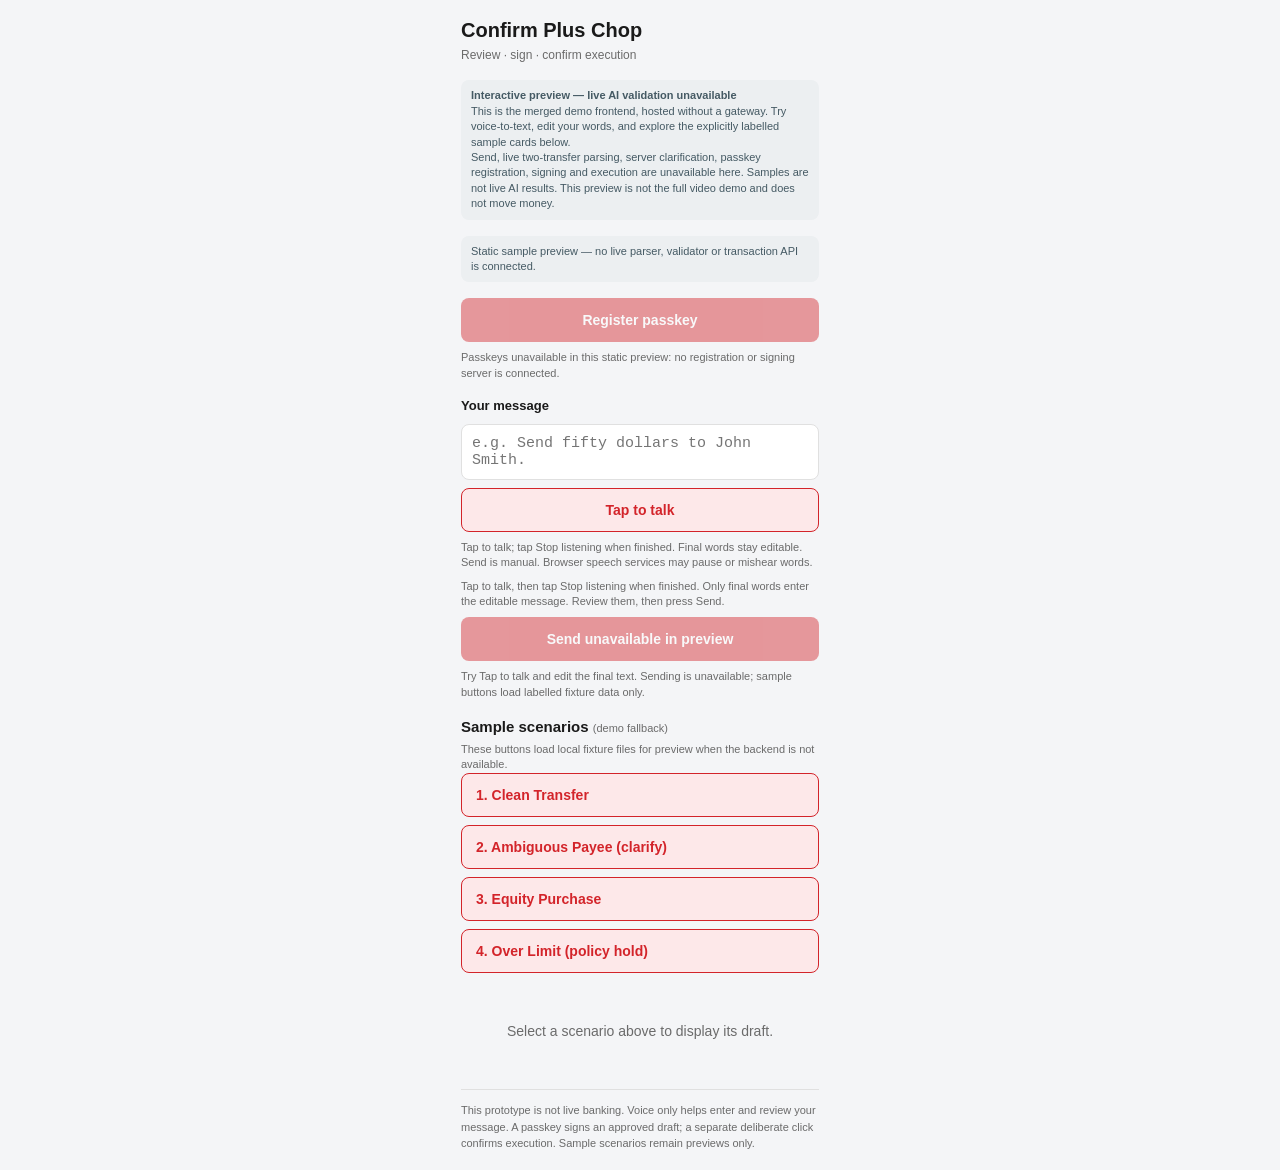
<file: index.html>
<!DOCTYPE html>
<html lang="en">
<head>
  <meta charset="UTF-8" />
  <meta name="viewport" content="width=device-width, initial-scale=1.0" />
  <title>Confirm Plus Chop — Interactive preview</title>
  <link rel="stylesheet" href="style.css" />
</head>
<body>

<div class="phone-frame">

  <!-- Header -->
  <header class="app-header">
    <h1>Confirm Plus Chop</h1>
    <p class="subtitle">Review · sign · confirm execution</p>
  </header>

  <section class="preview-banner" role="note" aria-label="Public preview limitations">
    <strong>Interactive preview — live AI validation unavailable</strong>
    <p>This is the merged demo frontend, hosted without a gateway. Try voice-to-text,
    edit your words, and explore the explicitly labelled sample cards below.</p>
    <p>Send, live two-transfer parsing, server clarification, passkey registration,
    signing and execution are unavailable here. Samples are not live AI results.
    This preview is not the full video demo and does not move money.</p>
  </section>
  <!-- API status banner -->
  <div class="preview-banner" id="api-banner">
    Speak or type a message, then review the transaction draft.
    You can also explore the sample scenarios below.
  </div>

  <section class="input-section" aria-label="Passkey setup">
    <button type="button" id="register-passkey" class="btn btn-primary" disabled>Register passkey</button>
    <p id="passkey-status" class="hint" role="status">Checking passkey support…</p>
    <p id="validation-mode" class="preview-banner" role="status" hidden></p>
  </section>

  <!-- Text input -->
  <section class="input-section">
    <label for="text-input" class="input-label">Your message</label>
    <textarea id="text-input" rows="2" placeholder="e.g. Send fifty dollars to John Smith."></textarea>
    <button id="mic-btn" type="button" class="btn btn-voice" aria-describedby="voice-status voice-preview" aria-pressed="false">Tap to talk</button>
    <p id="voice-status" class="hint" role="status">Checking speech recognition support…</p>
    <p id="voice-preview" class="voice-preview" aria-live="polite" hidden></p>
    <p class="hint">Tap to talk, then tap Stop listening when finished. Only final words enter the editable message. Review them, then press Send.</p>
    <button id="send-btn" class="btn btn-primary">Send</button>
    <p class="hint" id="input-hint">
      Review your message before sending. You'll see the transaction details before any confirmation.
    </p>
  </section>

  <!-- Sample scenario buttons (demo fallback) -->
  <section class="scenarios">
    <h2>Sample scenarios <span class="demo-label">(demo fallback)</span></h2>
    <p class="hint">These buttons load local fixture files for preview when the backend is not available.</p>
    <div class="scenario-buttons">
      <button class="btn btn-scenario" data-scenario="clean_transfer">1. Clean Transfer</button>
      <button class="btn btn-scenario" data-scenario="ambiguous_payee">2. Ambiguous Payee (clarify)</button>
      <button class="btn btn-scenario" data-scenario="equity_purchase">3. Equity Purchase</button>
      <button class="btn btn-scenario" data-scenario="over_limit">4. Over Limit (policy hold)</button>
    </div>
  </section>

  <!-- Draft display area -->
  <section id="draft-display" class="draft-display">
    <p class="placeholder">Select a scenario above to display its draft.</p>
  </section>

  <!-- Footer -->
  <footer class="app-footer">
    <p class="footer-note">
      This prototype is not live banking. Voice only helps enter and review
      your message. A passkey signs an approved draft; a separate deliberate
      click confirms execution. Sample scenarios remain previews only.
    </p>
  </footer>

</div>

<script src="js/canonical.js"></script>
<script src="js/voice.js"></script>
<script src="js/webauthn.js"></script>
<script src="js/ambiguity.js"></script>
<script src="public-preview.js"></script>
<script src="app.js"></script>
</body>
</html>
</file>
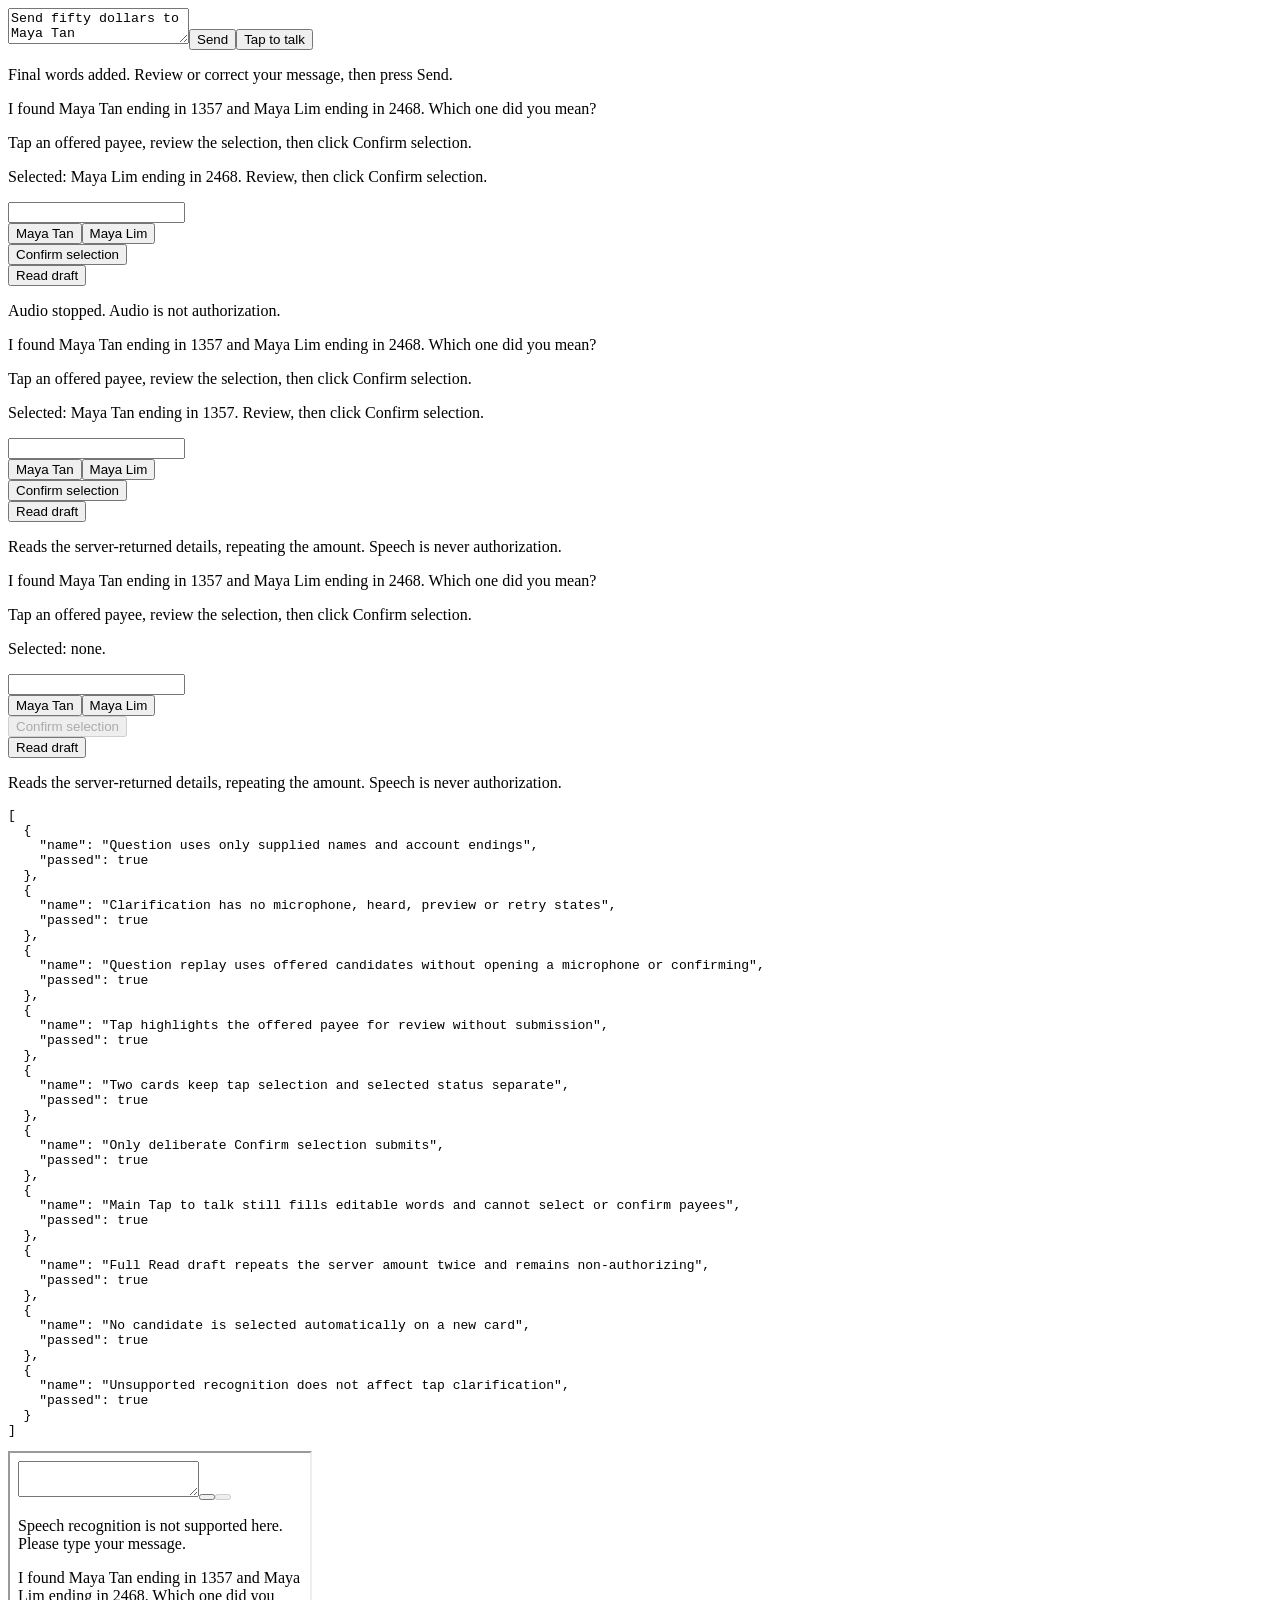
<file: tests/ambiguity.html>
<!doctype html><meta charset="utf-8"><title>Spoken question and tap clarification regression tests</title>
<!-- Speech/recognition event doubles; no microphone, biometrics or transaction API calls. -->
<textarea id="text-input">Original message</textarea><button id="send-btn">Send</button><button id="mic-btn">Tap to talk</button>
<p id="voice-status"></p><p id="voice-preview"></p><div id="draft-display"></div><pre id="test-results">Running</pre>
<script>
var recognizers=[],spoken=[],cancellations=0;
window.SpeechRecognition=class{constructor(){recognizers.push(this)}start(){this.onstart()}stop(){}abort(){this.aborted=true}};
window.SpeechSynthesisUtterance=class{constructor(text){this.text=text}};
Object.defineProperty(window,'speechSynthesis',{value:{speak(u){spoken.push(u);u.onstart()},cancel(){cancellations++}},configurable:true});
</script>
<script src="../js/voice.js"></script><script src="../js/ambiguity.js"></script>
<script>
(async function(){
 var results=[],confirms=0;
 function test(name,fn){try{fn();results.push({name,passed:true})}catch(e){results.push({name,passed:false,error:e.message})}}
 function assert(x,message){if(!x)throw Error(message)}
 var candidates=[{id:'a',display_name:'Maya Tan',masked_account:'****1357'},{id:'b',display_name:'Maya Lim',masked_account:'****2468'}];
 function card(){
  var root=document.createElement('div');root.className='clarify-card';
  root.innerHTML='<p class="clarify-prompt"></p><input class="js-payee-filter"><div class="js-clarify-list"></div><button class="js-clarify-confirm" disabled>Confirm selection</button>';
  candidates.forEach(function(c){var button=document.createElement('button');button.className='candidate-btn';button.dataset.candidateId=c.id;button.textContent=c.display_name;button.addEventListener('click',function(){root.querySelectorAll('.candidate-btn').forEach(b=>b.classList.remove('selected'));button.classList.add('selected');root.querySelector('.js-clarify-confirm').disabled=false});root.querySelector('.js-clarify-list').append(button)});
  root.querySelector('.js-clarify-confirm').addEventListener('click',()=>confirms++);
  document.getElementById('draft-display').append(root);DctaAmbiguity.attach(root,candidates);DctaVoice.attachDraftReadback(root,{amount:{value:'50.00',currency:'SGD'},source_account:'source'},false,0,{verdict:'freeze'},{decision:'hold'});return root;
 }
 DctaVoice.init();var a=card(),b=card();
 test('Question uses only supplied names and account endings',()=>assert(a.querySelector('.clarify-prompt').textContent==='I found Maya Tan ending in 1357 and Maya Lim ending in 2468. Which one did you mean?','Wrong question'));
 test('Clarification has no microphone, heard, preview or retry states',()=>{assert(!a.querySelector('.js-answer-voice,.js-answer-heard,.js-answer-preview,.js-answer-status')&&!/Answer by voice|Retry voice|Heard:|Say a name/.test(a.textContent),'Voice answer remains');assert(a.textContent.includes('Tap an offered payee')&&a.querySelectorAll('.js-draft-readback').length===1,'Missing tap instructions or duplicate replay')});
 test('Question replay uses offered candidates without opening a microphone or confirming',()=>{a.querySelector('.js-draft-readback').click();assert(spoken.at(-1).text.includes(a.querySelector('.clarify-prompt').textContent)&&recognizers.length===0&&confirms===0,'Question selected/submitted/listened')});
 test('Tap highlights the offered payee for review without submission',()=>{a.querySelector('[data-candidate-id="b"]').click();assert(a.querySelector('.js-answer-selected').textContent.includes('Maya Lim ending in 2468')&&!a.querySelector('.js-clarify-confirm').disabled&&confirms===0,'Tap submitted or lost selected details')});
 test('Two cards keep tap selection and selected status separate',()=>{b.querySelector('[data-candidate-id="a"]').click();assert(a.querySelector('.candidate-btn.selected').dataset.candidateId==='b'&&b.querySelector('.candidate-btn.selected').dataset.candidateId==='a'&&b.querySelector('.js-answer-selected').textContent.includes('Maya Tan'),'Selections crossed')});
 test('Only deliberate Confirm selection submits',()=>{a.querySelector('.js-clarify-confirm').click();assert(confirms===1,'Manual confirm unavailable')});
 test('Main Tap to talk still fills editable words and cannot select or confirm payees',()=>{document.querySelector('#mic-btn').click();var r=recognizers.at(-1);r.onresult({results:[{0:{transcript:'Send fifty dollars to Maya Tan'},isFinal:true}]});document.querySelector('#mic-btn').click();r.onend();assert(document.querySelector('#text-input').value==='Send fifty dollars to Maya Tan'&&a.querySelector('.candidate-btn.selected').dataset.candidateId==='b'&&confirms===1,'Main speech changed payee or submitted')});
 test('Full Read draft repeats the server amount twice and remains non-authorizing',()=>{a.querySelector('.js-draft-readback').click();assert((spoken.at(-1).text.match(/50.00 SGD/g)||[]).length===2&&spoken.at(-1).text.includes('never signs or executes')&&confirms===1,'Amount/replay authorized')});
 test('No candidate is selected automatically on a new card',()=>{var c=card();assert(!c.querySelector('.candidate-btn.selected')&&c.querySelector('.js-clarify-confirm').disabled&&c.querySelector('.js-answer-selected').textContent==='Selected: none.','Auto-selected')});
 var frame=document.createElement('iframe');document.body.append(frame);
 frame.srcdoc='<textarea id="text-input"></textarea><button id="send-btn"></button><button id="mic-btn"></button><p id="voice-status"></p><p id="voice-preview"></p><div id="draft-display"></div><script>window.SpeechRecognition=undefined;window.webkitSpeechRecognition=undefined;<\/script><script src="/js/voice.js"><\/script><script src="/js/ambiguity.js"><\/script><script>DctaVoice.init();<\/script>';
 await new Promise(resolve=>frame.onload=resolve);
 test('Unsupported recognition does not affect tap clarification',()=>{var w=frame.contentWindow,c=w.document.createElement('div');c.innerHTML='<p class="clarify-prompt"></p><input class="js-payee-filter"><button class="candidate-btn" data-candidate-id="a">Maya Tan</button><button class="js-clarify-confirm">Confirm selection</button>';w.document.querySelector('#draft-display').append(c);c.querySelector('.candidate-btn').onclick=e=>e.currentTarget.classList.add('selected');w.DctaAmbiguity.attach(c,candidates);c.querySelector('.candidate-btn').click();assert(w.document.querySelector('#mic-btn').disabled&&!c.querySelector('.js-answer-voice')&&c.querySelector('.js-answer-selected').textContent.includes('Maya Tan'),'Tap depends on recognition')});
 DctaVoice.reset();window.ambiguityTestResults=results;document.getElementById('test-results').textContent=JSON.stringify(results,null,2);
})();
</script>
</file>
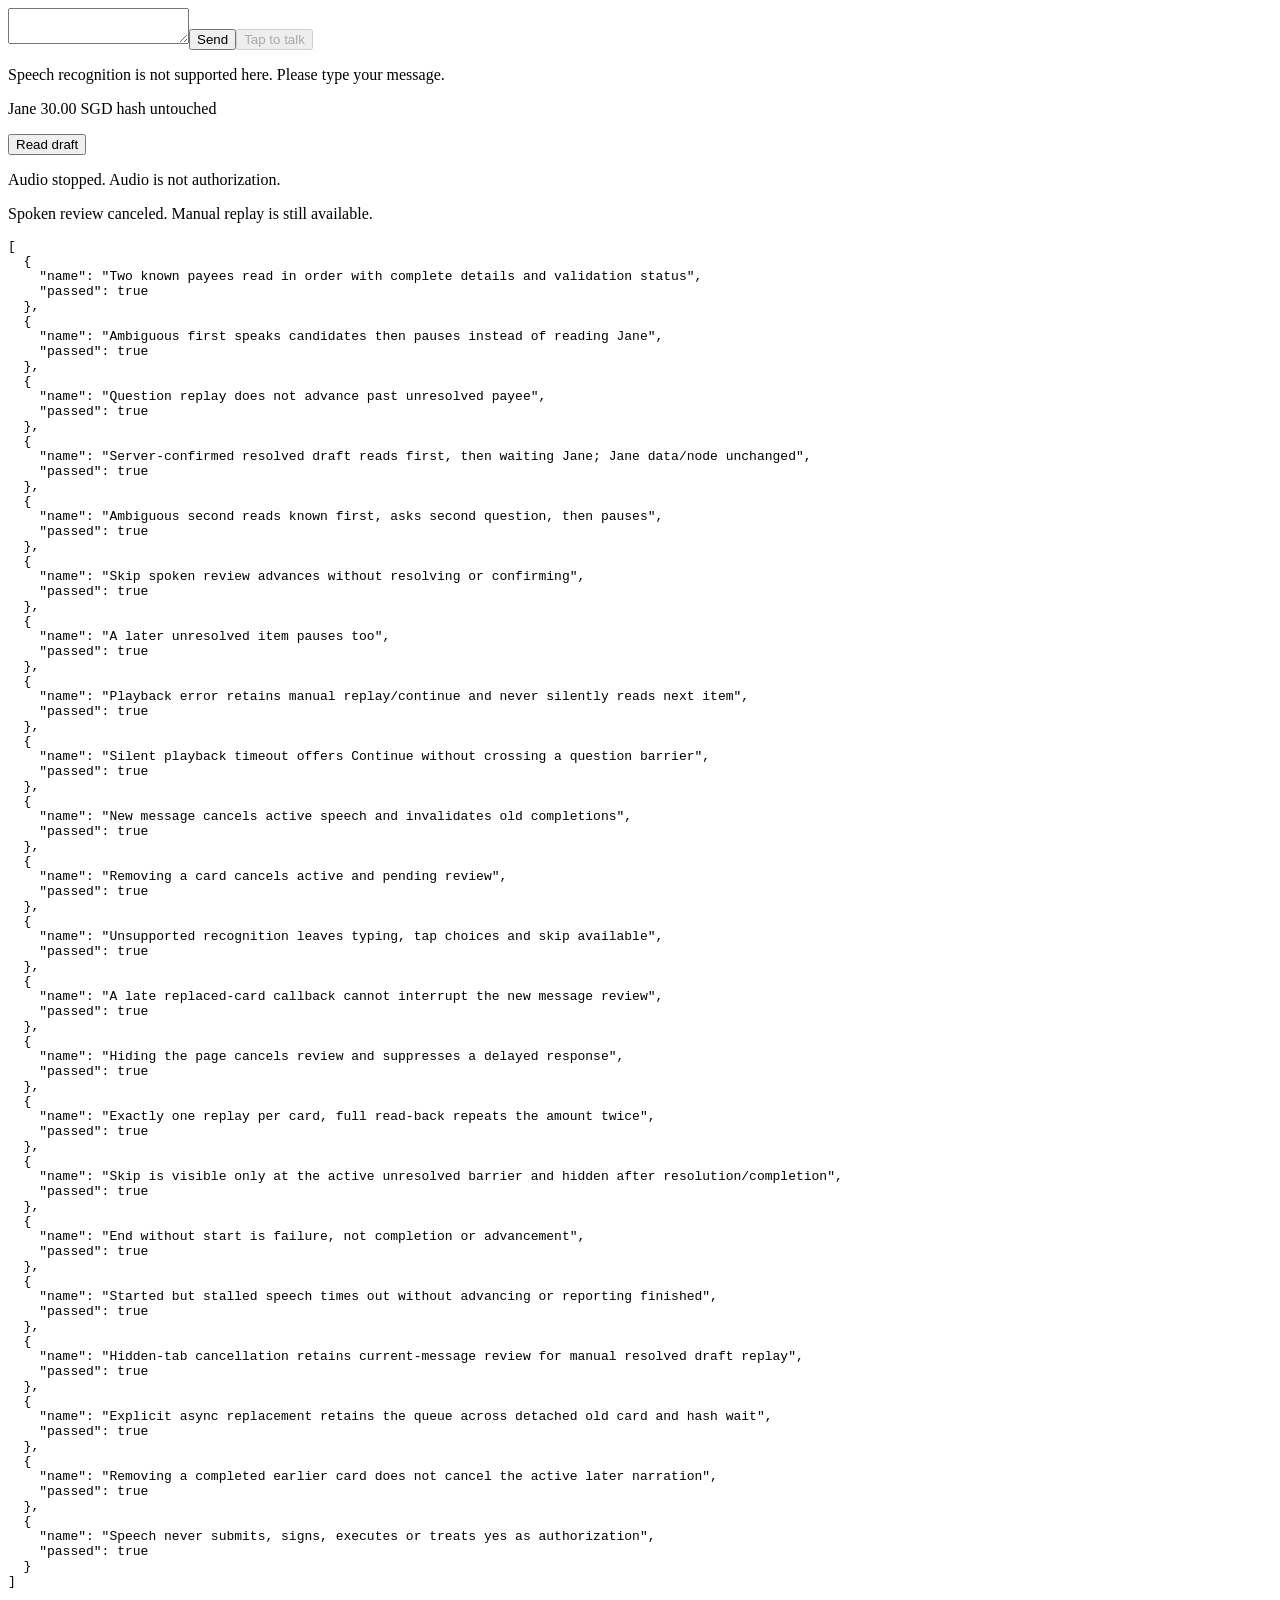
<file: tests/voice-conversation.html>
<!doctype html><meta charset="utf-8"><title>Conversation speech sequence regression tests</title>
<!-- Deterministic speech events; no microphone, speech service or transaction API calls. -->
<textarea id="text-input"></textarea><button id="send-btn">Send</button><button id="mic-btn">Tap to talk</button>
<p id="voice-status"></p><p id="voice-preview"></p><div id="draft-display"></div><pre id="test-results">Running</pre>
<script>
var spoken=[],active=0,overlaps=0,cancels=0,timers=new Map(),next=0;
window.setTimeout=(fn,ms)=>{timers.set(++next,fn);return next};window.clearTimeout=id=>timers.delete(id);
window.SpeechRecognition=undefined;window.webkitSpeechRecognition=undefined;
window.SpeechSynthesisUtterance=class{constructor(text){this.text=text}};
Object.defineProperty(window,'speechSynthesis',{value:{speak(u){if(active)overlaps++;active++;spoken.push(u);u.onstart()},cancel(){active=0;cancels++}},configurable:true});
function ended(){active=0;spoken.at(-1).onend()}
</script>
<script src="../js/voice.js"></script><script src="../js/ambiguity.js"></script>
<script>
(async function(){
 var results=[];function assert(x,message){if(!x)throw Error(message)}
 function test(name,fn){try{fn();results.push({name,passed:true})}catch(e){results.push({name,passed:false,error:e.message})}}
 DctaVoice.init();var display=document.getElementById('draft-display');
 var draft={id:'known',amount:{value:'30.00',currency:'SGD'},payee:{id:'jane',display_name:'Jane Tan',masked_account:'****5678'},source_account:'source'};
 var validator={verdict:'pass'},policy={decision:'allow'};
 function known(index,verdict){var c=document.createElement('div');c.innerHTML='<p class="draft-core">Jane 30.00 SGD hash untouched</p>';display.append(c);var v=verdict||validator;DctaVoice.attachDraftReadback(c,draft,false,index,v,policy);return {card:c,draft,validator:v,policy,index,anchor:c.querySelector('.js-draft-readback')}}
 function ambiguous(index){var c=document.createElement('div');c.innerHTML='<p class="clarify-prompt"></p><input class="js-payee-filter"><div class="js-clarify-list"></div><button class="js-clarify-confirm" disabled>Confirm selection</button>';display.append(c);DctaAmbiguity.attach(c,[{id:'a',display_name:'Maya Tan',masked_account:'****1357'},{id:'b',display_name:'Maya Lim',masked_account:'****2468'}]);var d={id:'unresolved',unresolved:['payee'],amount:{value:'50.00',currency:'SGD'},source_account:'source'};DctaVoice.attachDraftReadback(c,d,false,index,validator,{decision:'hold'});return {card:c,draft:d,validator,policy:{decision:'hold'},index,anchor:c.querySelector('.js-hear-question')}}
 function fresh(){DctaVoice.reset();document.getElementById('send-btn').click();display.innerHTML='';spoken=[];active=0;overlaps=0}
 function resolve(item){var old=item.card,c=document.createElement('div');old.replaceChildren(c);var d={id:'new-server-id',amount:{value:'50.00',currency:'SGD'},payee:{id:'b',display_name:'Maya Lim',masked_account:'****2468'},source_account:'returned-source'};DctaVoice.resolvedCard(old,c,d,validator,policy);return c}
 var a,b;
 test('Two known payees read in order with complete details and validation status',()=>{fresh();a=known(0);b=known(1,{verdict:'freeze'});DctaVoice.queueCards([b,a]);assert(spoken.length===1&&spoken[0].text.includes('Transaction 1.')&&spoken[0].text.includes('Jane Tan')&&spoken[0].text.includes('5678')&&spoken[0].text.includes('30.00 SGD')&&spoken[0].text.includes('Validation: pass'),'Incomplete first draft');ended();assert(spoken.length===2&&spoken[1].text.includes('Transaction 2.')&&spoken[1].text.includes('Validation: freeze')&&overlaps===0,'Second draft wrong');ended()});
 test('Ambiguous first speaks candidates then pauses instead of reading Jane',()=>{fresh();a=ambiguous(0);b=known(1);DctaVoice.queueCards([a,b]);assert(spoken[0].text==='Transaction 1. I found Maya Tan ending in 1357 and Maya Lim ending in 2468. Which one did you mean?','Wrong actual candidate question');ended();assert(spoken.length===1&&b.card.isConnected&&!a.card.querySelector('.candidate-btn.selected'),'Question did not pause')});
 test('Question replay does not advance past unresolved payee',()=>{a.card.querySelector('.js-hear-question').click();ended();assert(spoken.length===2&&spoken.at(-1).text.includes('Which one'),'Replay advanced')});
 test('Server-confirmed resolved draft reads first, then waiting Jane; Jane data/node unchanged',()=>{var node=b.card,json=JSON.stringify(b),core=b.card.querySelector('.draft-core').outerHTML;var c=resolve(a);assert(spoken.at(-1).text.includes('Transaction 1.')&&spoken.at(-1).text.includes('Maya Lim')&&spoken.at(-1).text.includes('2468')&&spoken.at(-1).text.includes('50.00 SGD')&&spoken.at(-1).text.includes('Validation: pass'),'Resolved draft incomplete');var n=spoken.length;ended();assert(spoken.length===n+1&&spoken.at(-1).text.includes('Transaction 2.')&&spoken.at(-1).text.includes('Jane Tan'),'Jane did not follow resolved draft');assert(node===b.card&&core===b.card.querySelector('.draft-core').outerHTML&&JSON.stringify(b)===json,'Other draft changed');ended()});
 test('Ambiguous second reads known first, asks second question, then pauses',()=>{fresh();a=known(0);b=ambiguous(1);DctaVoice.queueCards([a,b]);assert(spoken[0].text.includes('Transaction 1.')&&!spoken[0].text.includes('Which one'),'Skipped known first');ended();assert(spoken.at(-1).text.includes('Transaction 2.')&&spoken.at(-1).text.includes('Which one'),'Missing later question');var n=spoken.length;ended();assert(spoken.length===n,'Later question did not pause')});
 test('Skip spoken review advances without resolving or confirming',()=>{fresh();a=ambiguous(0);b=known(1);var calls=0;a.card.querySelector('.js-clarify-confirm').addEventListener('click',()=>calls++);DctaVoice.queueCards([a,b]);a.card.querySelector('.js-review-continue').click();assert(spoken.at(-1).text.includes('Jane Tan')&&a.draft.unresolved[0]==='payee'&&calls===0&&!a.card.querySelector('.candidate-btn.selected'),'Skip changed transaction');ended()});
 test('A later unresolved item pauses too',()=>{fresh();a=ambiguous(0);b=ambiguous(1);DctaVoice.queueCards([a,b]);a.card.querySelector('.js-review-continue').click();var n=spoken.length;assert(spoken.at(-1).text.startsWith('Transaction 2.'),'Did not reach second question');ended();assert(spoken.length===n,'Second question auto-advanced')});
 test('Playback error retains manual replay/continue and never silently reads next item',()=>{fresh();a=known(0);b=known(1);DctaVoice.queueCards([a,b]);var n=spoken.length;spoken.at(-1).onerror();assert(spoken.length===n&&a.card.querySelector('.js-draft-readback').nextElementSibling.textContent.includes('did not complete'),'Error advanced');a.card.querySelector('.js-draft-readback').click();ended();assert(spoken.at(-1).text.startsWith('Transaction 2.'),'Successful replay did not resume');ended()});
 test('Silent playback timeout offers Continue without crossing a question barrier',()=>{fresh();a=ambiguous(0);b=known(1);var original=speechSynthesis.speak;speechSynthesis.speak=u=>{active++;spoken.push(u)};DctaVoice.queueCards([a,b]);var n=spoken.length;Array.from(timers.values()).forEach(fn=>fn());speechSynthesis.speak=original;assert(active===0&&spoken.length===n&&a.card.querySelector('.js-question-status').textContent.includes('did not complete'),'Silent block did not recover')});
 test('New message cancels active speech and invalidates old completions',()=>{var old=spoken.at(-1),n=spoken.length;document.getElementById('send-btn').click();old.onend();assert(spoken.length===n&&active===0,'Old continuation survived new message')});
 fresh();a=ambiguous(0);b=known(1);DctaVoice.queueCards([a,b]);var old=spoken.at(-1),n=spoken.length;a.card.remove();await new Promise(resolve=>queueMicrotask(resolve));
 test('Removing a card cancels active and pending review',()=>{old.onend();assert(active===0&&spoken.length===n,'Removed card kept talking')});
 test('Unsupported recognition leaves typing, tap choices and skip available',()=>{fresh();a=ambiguous(0);DctaVoice.queueCards([a]);assert(document.getElementById('mic-btn').disabled&&!document.getElementById('text-input').disabled&&!a.card.querySelector('.js-answer-voice')&&!a.card.querySelector('.js-review-continue').disabled,'No fallback')});
 test('A late replaced-card callback cannot interrupt the new message review',()=>{fresh();a=known(0);var old=a.card;old.remove();b=known(0);DctaVoice.queueCards([b]);var n=spoken.length;DctaVoice.resolvedCard(old,old,draft,validator,policy);assert(active===1&&spoken.length===n,'Stale callback interrupted new review')});
 test('Hiding the page cancels review and suppresses a delayed response',()=>{fresh();a=known(0);DctaVoice.queueCards([a]);Object.defineProperty(document,'hidden',{configurable:true,value:true});document.dispatchEvent(new Event('visibilitychange'));delete document.hidden;var n=spoken.length;DctaVoice.queueCards([a]);assert(active===0&&spoken.length===n,'Hidden-page cancellation revived')});
 test('Exactly one replay per card, full read-back repeats the amount twice',()=>{fresh();a=known(0);b=ambiguous(1);DctaVoice.attachDraftReadback(a.card,draft,false,0,validator,policy);assert(a.card.querySelectorAll('.js-draft-readback').length===1&&b.card.querySelectorAll('.js-draft-readback').length===1&&!display.querySelector('.js-readback'),'Duplicate replay');a.card.querySelector('.js-draft-readback').click();assert((spoken.at(-1).text.match(/30.00 SGD/g)||[]).length===2&&spoken.at(-1).text.includes('masked account ending 5678'),'Incomplete replay')});
 test('Skip is visible only at the active unresolved barrier and hidden after resolution/completion',()=>{fresh();a=known(0);b=ambiguous(1);DctaVoice.queueCards([a,b]);assert(a.continueButton.hidden&&b.continueButton.hidden,'Skip visible too soon');ended();assert(a.continueButton.hidden&&!b.continueButton.hidden,'Wrong barrier skip');ended();var c=resolve(b);assert(c.querySelector('.js-review-continue').hidden,'Resolved skip visible');ended();assert(c.querySelector('.js-review-continue').hidden,'Completed skip visible')});
 test('End without start is failure, not completion or advancement',()=>{fresh();a=known(0);b=known(1);var original=speechSynthesis.speak;speechSynthesis.speak=u=>spoken.push(u);DctaVoice.queueCards([a,b]);spoken.at(-1).onend();speechSynthesis.speak=original;assert(spoken.length===1&&a.card.querySelector('.js-draft-readback').nextElementSibling.textContent.includes('did not complete')&&!a.note.textContent.includes('finished'),'False completion')});
 test('Started but stalled speech times out without advancing or reporting finished',()=>{fresh();a=known(0);b=known(1);DctaVoice.queueCards([a,b]);Array.from(timers.values()).forEach(fn=>fn());assert(active===0&&spoken.length===1&&a.card.querySelector('.js-draft-readback').nextElementSibling.textContent.includes('did not complete')&&!a.note.textContent.includes('finished'),'Stall falsely completed')});
 test('Hidden-tab cancellation retains current-message review for manual resolved draft replay',()=>{fresh();a=ambiguous(0);b=known(1);DctaVoice.queueCards([a,b]);Object.defineProperty(document,'hidden',{configurable:true,value:true});document.dispatchEvent(new Event('visibilitychange'));delete document.hidden;var n=spoken.length,c=resolve(a);assert(spoken.length===n&&c.querySelector('.js-conversation-status').textContent.includes('paused'),'Hidden review auto-resumed/lost');c.querySelector('.js-draft-readback').click();assert(spoken.at(-1).text.includes('Transaction 1.')&&spoken.at(-1).text.includes('Maya Lim'),'Resolved draft missing');ended();assert(spoken.at(-1).text.includes('Transaction 2.')&&spoken.at(-1).text.includes('Jane Tan'),'Waiting Jane lost');ended()});
 test('Explicit async replacement retains the queue across detached old card and hash wait',()=>{fresh();var host=document.createElement('div');host.id='api-item-0';display.append(host);a=ambiguous(0);host.append(a.card);b=known(1);DctaVoice.queueCards([a,b]);var old=a.card;DctaVoice.replacingCard(old);old.remove();var c=document.createElement('div');host.append(c);DctaVoice.resolvedCard(old,c,{...draft,id:'new-id',payee:{display_name:'Maya Lim',masked_account:'****2468'}},validator,policy);assert(spoken.at(-1).text.includes('Maya Lim'),'Replacement lost');ended();assert(spoken.at(-1).text.includes('Transaction 2.'),'Replacement lost Jane');ended()});
 fresh();a=known(0);b=known(1);DctaVoice.queueCards([a,b]);ended();a.card.remove();await new Promise(resolve=>queueMicrotask(resolve));
 test('Removing a completed earlier card does not cancel the active later narration',()=>{assert(spoken.at(-1).text.startsWith('Transaction 2.')&&active===1,'Earlier card interrupted later review');ended()});
 test('Speech never submits, signs, executes or treats yes as authorization',()=>{fresh();var calls=0;document.getElementById('send-btn').addEventListener('click',()=>calls++);a=known(0);DctaVoice.queueCards([a]);assert(calls===0&&spoken.at(-1).text.includes('never signs or executes'),'Audio authorized')});
 DctaVoice.reset();window.conversationTestResults=results;document.getElementById('test-results').textContent=JSON.stringify(results,null,2);
})();
</script>
</file>
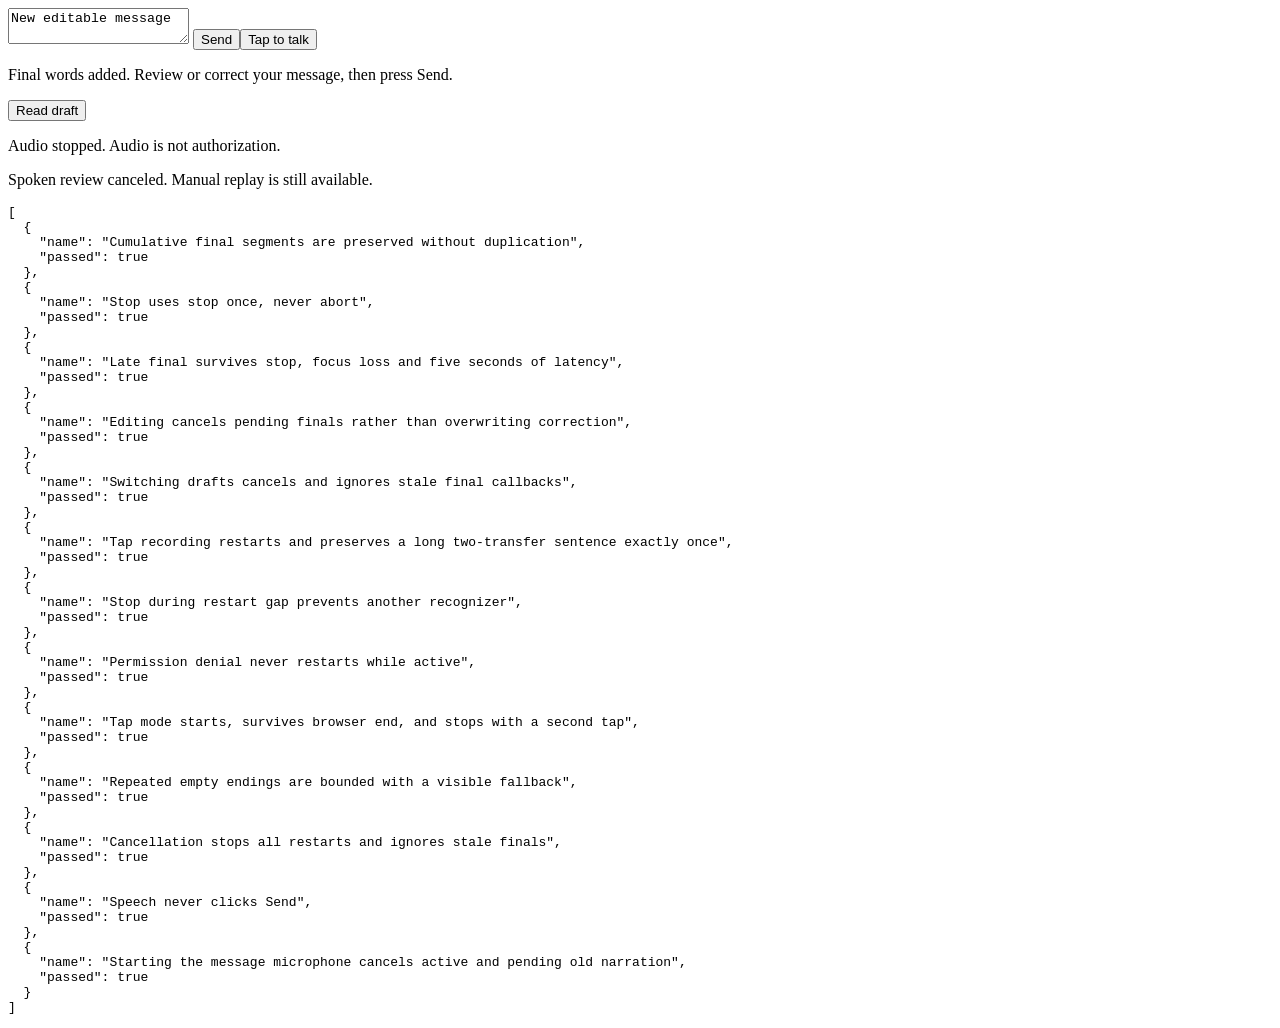
<file: tests/voice-recognition.html>
<!doctype html>
<meta charset="utf-8">
<title>Voice recognition regression tests</title>
<!-- Standalone browser test: open /tests/voice-recognition.html on the demo server.
     No app.js, network API calls, microphone or speech service is used. -->
<textarea id="text-input"></textarea>
<button id="send-btn">Send</button><button id="mic-btn">Tap to talk</button>
<p id="voice-status"></p><p id="voice-preview" hidden></p>
<div id="draft-display"></div><pre id="test-results">Running…</pre>
<script>
var clock = 0, timers = new Map(), nextTimer = 0;
window.setTimeout = function (fn, delay) { timers.set(++nextTimer, { fn: fn, at: clock + delay }); return nextTimer; };
window.clearTimeout = function (id) { timers.delete(id); };
function advance(ms) {
  clock += ms;
  Array.from(timers).forEach(function (entry) {
    if (entry[1].at <= clock && timers.delete(entry[0])) entry[1].fn();
  });
}
var recognizers = [], audioActive = false, audioCancels = 0;
window.SpeechSynthesisUtterance = class { constructor(text) { this.text = text; } };
Object.defineProperty(window, 'speechSynthesis', {configurable:true,value:{speak(u){audioActive=true;u.onstart()},cancel(){audioActive=false;audioCancels++}}});
window.SpeechRecognition = class {
  constructor() { this.stops = 0; this.aborts = 0; recognizers.push(this); }
  start() { this.onstart(); }
  stop() { this.stops++; }
  abort() { this.aborts++; }
};
function emit(recognizer, words) {
  recognizer.onresult({ results: words.map(function (word) {
    return { 0: { transcript: word[0] }, isFinal: word[1] };
  }) });
}
</script>
<script src="../js/voice.js"></script>
<script>
(function () {
  var results = [], input = document.getElementById('text-input');
  var mic = document.getElementById('mic-btn'), send = document.getElementById('send-btn');
  function test(name, fn) {
    try { fn(); results.push({ name: name, passed: true }); }
    catch (error) { results.push({ name: name, passed: false, error: error.message }); }
  }
  function assert(value, message) { if (!value) throw Error(message); }
  function key(type) { mic.click(); }
  DctaVoice.init();
  key('keydown');
  var first = recognizers[0];
  test('Cumulative final segments are preserved without duplication', function () {
    emit(first, [['Send fifty dollars', true], ['to', false]]);
    assert(input.value === 'Send fifty dollars', 'Interim leaked into message');
    emit(first, [['Send fifty dollars', true], ['to John', true]]);
    emit(first, [['Send fifty dollars', true], ['to John', true]]);
    assert(input.value === 'Send fifty dollars to John', 'Finals lost or duplicated');
  });
  test('Stop uses stop once, never abort', function () {
    key('keyup');
    assert(first.stops === 1 && first.aborts === 0, 'Normal stop did not finish gracefully');
  });
  test('Late final survives stop, focus loss and five seconds of latency', function () {
    mic.dispatchEvent(new Event('blur'));
    advance(5000);
    emit(first, [['Send fifty dollars', true], ['to John Lee', true]]);
    assert(first.aborts === 0, 'Pending final aborted');
    assert(input.value === 'Send fifty dollars to John Lee', 'Late final lost');
    assert(send.disabled, 'Send enabled before recognition ended');
    first.onend();
    assert(!send.disabled, 'Send not restored after end');
  });
  test('Editing cancels pending finals rather than overwriting correction', function () {
    key('keydown'); var current = recognizers[1];
    emit(current, [['Send fifteen dollars to John', true]]);
    key('keyup');
    input.value = 'Send fifty dollars to John';
    input.dispatchEvent(new Event('input'));
    emit(current, [['Send fifteen dollars to John', true]]);
    assert(current.aborts === 1, 'Editing should cancel recognition');
    assert(input.value === 'Send fifty dollars to John', 'Correction overwritten');
  });
  test('Switching drafts cancels and ignores stale final callbacks', function () {
    key('keydown'); var current = recognizers[2];
    DctaVoice.reset();
    emit(current, [['stale words', true]]);
    assert(current.aborts === 1 && input.value === 'Send fifty dollars to John', 'Stale final overwrote message');
  });
  test('Tap recording restarts and preserves a long two-transfer sentence exactly once', function () {
    key('keydown'); var current = recognizers.at(-1);
    assert(current.continuous === true, 'Continuous recognition not requested');
    emit(current, [['Send fifty dollars to John', true]]);
    current.onend();
    assert(send.disabled && mic.getAttribute('aria-pressed') === 'true', 'Browser end finished a active session');
    emit(current, [['stale duplicated first clause', true]]);
    advance(200); var restarted = recognizers.at(-1);
    assert(restarted !== current, 'Recognizer not restarted');
    emit(restarted, [['and send thirty dollars', true], ['to Jane', false]]);
    emit(restarted, [['and send thirty dollars', true], ['to Jane', false]]);
    assert(input.value === 'Send fifty dollars to John and send thirty dollars', 'Accumulation duplicated or included interim');
    key('keyup'); advance(5000);
    emit(restarted, [['and send thirty dollars', true], ['to Jane Tan.', true]]);
    restarted.onend(); advance(200);
    assert(input.value === 'Send fifty dollars to John and send thirty dollars to Jane Tan.', 'Late final after restart lost');
    assert(!send.disabled && recognizers.at(-1) === restarted && restarted.stops === 1, 'Stop restarted or did not stop');
  });
  test('Stop during restart gap prevents another recognizer', function () {
    key('keydown'); var current = recognizers.at(-1), count = recognizers.length;
    emit(current, [['fifty dollars', true]]); current.onend(); key('keyup'); advance(200);
    assert(recognizers.length === count && !send.disabled, 'Restart survived stop');
  });
  test('Permission denial never restarts while active', function () {
    key('keydown'); var current = recognizers.at(-1), count = recognizers.length;
    current.onerror({error:'not-allowed'}); current.onend(); advance(200);
    assert(recognizers.length === count && current.aborts === 1 && !send.disabled, 'Permission denial restarted');
    assert(document.getElementById('voice-status').textContent.includes('denied'), 'No denial feedback');
  });
  test('Tap mode starts, survives browser end, and stops with a second tap', function () {
    var toggle = document.getElementById('mic-btn'); toggle.click(); var current = recognizers.at(-1);
    emit(current, [['Send fifty dollars',true]]); current.onend(); advance(200);
    var restarted = recognizers.at(-1); emit(restarted, [['to John Smith',true]]);
    toggle.click(); restarted.onend(); advance(200);
    assert(input.value === 'Send fifty dollars to John Smith' && !send.disabled && toggle.getAttribute('aria-pressed') === 'false', 'Tap mode broken');
  });
  test('Repeated empty endings are bounded with a visible fallback', function () {
    key('keydown'); for (var n=0;n<3;n++){recognizers.at(-1).onend();advance(200)}
    var count=recognizers.length;advance(1000);
    assert(recognizers.length===count&&!send.disabled&&document.getElementById('voice-status').textContent.includes('Tap to talk'), 'Empty restart loop unbounded');
  });
  test('Cancellation stops all restarts and ignores stale finals', function () {
    key('keydown'); var current=recognizers.at(-1);DctaVoice.reset();
    var before=input.value;current.onend();emit(current,[['stale',true]]);advance(200);
    assert(current.aborts===1&&input.value===before&&!send.disabled,'Cancellation leaked a restart/result');
  });
  test('Speech never clicks Send', function () {
    var submissions=0;send.addEventListener('click',()=>submissions++);
    key('keydown');var current=recognizers.at(-1);emit(current,[['yes send it',true]]);key('keyup');current.onend();
    assert(submissions===0&&input.value==='yes send it','Speech submitted instead of filling editable text');
  });
  test('Starting the message microphone cancels active and pending old narration', function () {
    var card=document.createElement('div');document.getElementById('draft-display').append(card);
    var draft={amount:{value:'30.00',currency:'SGD'},payee:{display_name:'Jane Tan',masked_account:'****5678'},source_account:'source'};
    DctaVoice.attachDraftReadback(card,draft,false,0,{verdict:'pass'},{decision:'allow'});
    send.click();DctaVoice.queueCards([{card,draft,index:0,validator:{verdict:'pass'},policy:{decision:'allow'}}]);
    assert(audioActive,'No test narration');var before=audioCancels;mic.click();
    assert(!audioActive&&audioCancels>before&&mic.getAttribute('aria-pressed')==='true','Microphone did not cancel speech');
    var r=recognizers.at(-1);emit(r,[['New editable message',true]]);mic.click();r.onend();
    assert(!audioActive&&input.value==='New editable message','Old audio revived after mic stop');
  });
  window.voiceTestResults = results;
  document.getElementById('test-results').textContent = JSON.stringify(results, null, 2);
})();
</script>
</file>
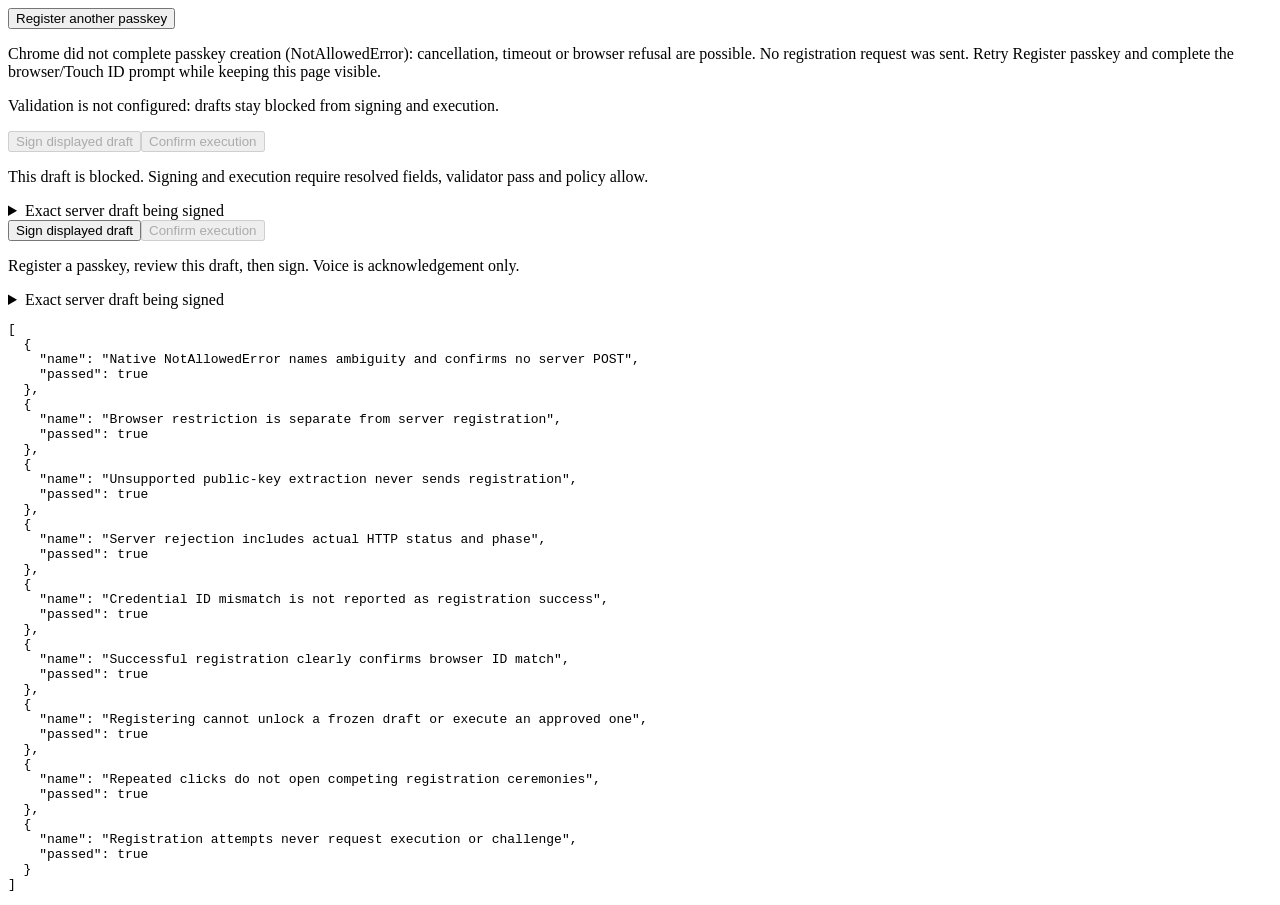
<file: tests/webauthn-registration.html>
<!doctype html><meta charset="utf-8"><title>Passkey registration status regression tests</title>
<!-- Explicit browser/API doubles: no authenticator, biometrics, real registration or execution. -->
<button id="register-passkey" disabled>Register passkey</button><p id="passkey-status"></p>
<p id="validation-mode" hidden></p><div id="draft-display"></div><pre id="test-results">Running</pre>
<script>
var mode='cancel',requests=[],creates=0,pendingReject;
function credential(){return {rawId:new Uint8Array([1,2,3]).buffer,response:{getPublicKeyAlgorithm(){return -7},getPublicKey(){return new Uint8Array([4,5,6]).buffer}}}}
navigator.credentials.create=async function(){creates++;if(mode==='cancel')throw new DOMException('Browser refusal','NotAllowedError');if(mode==='security')throw new DOMException('Browser origin restriction','SecurityError');if(mode==='pending')return new Promise((resolve,reject)=>pendingReject=reject);var c=credential();if(mode==='unsupported')c.response.getPublicKey=undefined;return c};
window.fetch=async function(url,options){requests.push({url,body:options?.body?JSON.parse(options.body):null});if(url==='/api/health')return new Response(JSON.stringify({origin:location.origin,rp_id:location.hostname,validator:'UnconfiguredValidator'}));if(url!=='/api/webauthn/register')throw Error('Unexpected route');var body=JSON.parse(options.body);if(mode==='server-refusal')return new Response(JSON.stringify({reason_code:'malformed_request',message:'Public key refused'}),{status:422});return new Response(JSON.stringify({status:'registered',credential_id_source:'client',credential_id:mode==='mismatch'?'different':body.credential_id}))};
</script>
<script src="../js/webauthn.js"></script>
<script>
(async function(){
 var results=[],button=document.getElementById('register-passkey'),note=document.getElementById('passkey-status');
 function assert(ok,message){if(!ok)throw Error(message)}
 async function test(name,fn){try{await fn();results.push({name,passed:true})}catch(e){results.push({name,passed:false,error:e.message})}}
 async function settled(){for(var i=0;i<30;i++){await new Promise(r=>setTimeout(r,0));if(!button.disabled)return}throw Error('Registration did not settle')}
 async function register(value){mode=value;requests=[];button.click();await settled()}
 DctaPasskeys.init();await settled();
 await test('Native NotAllowedError names ambiguity and confirms no server POST',async()=>{await register('cancel');assert(note.textContent.includes('NotAllowedError')&&note.textContent.includes('cancellation, timeout or browser refusal')&&note.textContent.includes('No registration request was sent')&&!requests.length,'Browser refusal misclassified')});
 await test('Browser restriction is separate from server registration',async()=>{await register('security');assert(note.textContent.includes('browser creation')&&note.textContent.includes('SecurityError')&&!requests.length,'Restriction hidden')});
 await test('Unsupported public-key extraction never sends registration',async()=>{await register('unsupported');assert(note.textContent.includes('public key extraction')&&note.textContent.includes('No registration request was sent')&&!requests.length,'Unsupported browser submitted')});
 await test('Server rejection includes actual HTTP status and phase',async()=>{await register('server-refusal');assert(note.textContent.includes('server registration HTTP 422')&&note.textContent.includes('malformed_request')&&requests.length===1,'Server response mislabelled browser timeout')});
 await test('Credential ID mismatch is not reported as registration success',async()=>{await register('mismatch');assert(note.textContent.includes('credential ID check')&&!note.textContent.startsWith('Passkey registered'),'Mismatch accepted')});
 var frozen=document.createElement('div'),allowed=document.createElement('div');for(var c of [frozen,allowed]){c.innerHTML='<div class="action-bar"></div>';document.getElementById('draft-display').append(c)}
 DctaPasskeys.attach(frozen,{id:'frozen'},false);DctaPasskeys.attach(allowed,{id:'approved'},true);
 await test('Successful registration clearly confirms browser ID match',async()=>{await register('success');assert(note.textContent.startsWith('Passkey registered for this server session; browser credential ID matched')&&button.textContent==='Register another passkey','No clear success')});
 await test('Registering cannot unlock a frozen draft or execute an approved one',async()=>{assert(frozen.querySelector('.js-passkey-sign').disabled&&frozen.querySelector('.js-passkey-execute').disabled&&!allowed.querySelector('.js-passkey-sign').disabled&&allowed.querySelector('.js-passkey-execute').disabled,'Registration bypassed draft safety')});
 await test('Repeated clicks do not open competing registration ceremonies',async()=>{mode='pending';var before=creates;button.click();button.click();assert(creates===before+1&&button.disabled,'Duplicate browser ceremony');pendingReject(new DOMException('Cancelled','NotAllowedError'));await settled()});
 await test('Registration attempts never request execution or challenge',async()=>{assert(requests.every(r=>r.url==='/api/webauthn/register')&&!document.querySelector('details[open]'),'Unsafe registration side effect')});
 window.registrationTestResults=results;document.getElementById('test-results').textContent=JSON.stringify(results,null,2);
})();
</script>
</file>
<file: style.css>
/* ── DCTA frontend prototype styles ────────────────────────────
   Mobile-first, single screen, view-only. No framework, no build step.
   The .phone-frame caps width so the prototype looks like a phone.
────────────────────────────────────────────────────────────── */

* {
  box-sizing: border-box;
  margin: 0;
  padding: 0;
}

:root {
  --bg: #f4f5f7;
  --card-bg: #ffffff;
  --primary: #d3242a;      /* DBS red */
  --primary-dim: #fde8e9;
  --text: #1a1a1a;
  --text-muted: #6b6b6b;
  --border: #e0e0e0;
  --warn: #b8860b;
  --warn-bg: #fff8e1;
  --danger: #b00020;
  --danger-bg: #fdecee;
  --ok: #1b7a3d;
  --ok-bg: #e8f5e9;
  --radius: 12px;
  --mono: "SF Mono", "Fira Code", "Menlo", monospace;
}

body {
  font-family: -apple-system, BlinkMacSystemFont, "Segoe UI", Roboto,
    "Helvetica Neue", Arial, sans-serif;
  background: var(--bg);
  color: var(--text);
  line-height: 1.45;
  -webkit-font-smoothing: antialiased;
}

.phone-frame {
  max-width: 390px;        /* iPhone-ish width */
  min-height: 100vh;
  margin: 0 auto;
  background: var(--bg);
  display: flex;
  flex-direction: column;
  padding: 16px;
  gap: 16px;
}

/* Header */
.app-header h1 {
  font-size: 20px;
  font-weight: 700;
  color: var(--text);
}
.app-header .subtitle {
  font-size: 12px;
  color: var(--text-muted);
  margin-top: 2px;
}

/* Input section */
.input-section {
  display: flex;
  flex-direction: column;
  gap: 8px;
}
.input-label {
  font-size: 13px;
  font-weight: 600;
}
#text-input {
  width: 100%;
  border: 1px solid var(--border);
  border-radius: 8px;
  padding: 10px;
  font-size: 15px;
  resize: none;
  background: #fff;
  color: var(--text);
}
#text-input:focus {
  border-color: var(--primary);
  outline: 2px solid var(--primary);
  outline-offset: -1px;
}
#text-input:disabled { cursor: not-allowed; }

/* Buttons */
.btn {
  border: none;
  border-radius: 8px;
  padding: 10px 14px;
  font-size: 14px;
  font-weight: 600;
  cursor: pointer;
  transition: background 0.15s;
}
.btn:disabled {
  opacity: 0.45;
  cursor: not-allowed;
}
.btn-primary {
  background: var(--primary);
  color: #fff;
}
.btn-scenario {
  background: var(--primary-dim);
  color: var(--primary);
  border: 1px solid var(--primary);
  text-align: left;
}
.btn-scenario.active {
  background: var(--primary);
  color: #fff;
}

/* Scenarios */
.scenarios h2 {
  font-size: 15px;
  font-weight: 700;
  margin-bottom: 4px;
}
.scenario-buttons {
  display: flex;
  flex-direction: column;
  gap: 8px;
}

.hint {
  font-size: 11px;
  color: var(--text-muted);
  line-height: 1.4;
}
.hint code {
  font-family: var(--mono);
  font-size: 10.5px;
  background: #eceff1;
  padding: 1px 4px;
  border-radius: 3px;
}

/* Draft display */
.draft-display {
  flex: 1;
}
.draft-display .placeholder {
  text-align: center;
  color: var(--text-muted);
  font-size: 14px;
  padding: 32px 0;
}

/* Draft card */
.card {
  background: var(--card-bg);
  border-radius: var(--radius);
  padding: 16px;
  box-shadow: 0 1px 3px rgba(0,0,0,0.08);
  display: flex;
  flex-direction: column;
  gap: 12px;
}
.card-header {
  display: flex;
  justify-content: space-between;
  align-items: center;
  border-bottom: 1px solid var(--border);
  padding-bottom: 8px;
}
.card-header .intent {
  font-size: 14px;
  font-weight: 700;
  text-transform: uppercase;
  letter-spacing: 0.03em;
}
.card-header .draft-id {
  font-family: var(--mono);
  font-size: 10px;
  color: var(--text-muted);
}

.row {
  display: flex;
  justify-content: space-between;
  align-items: baseline;
  font-size: 14px;
}
.row .label {
  color: var(--text-muted);
  font-weight: 500;
}
.row .value {
  font-weight: 600;
  text-align: right;
  word-break: break-all;
}
.row .value.mono { font-family: var(--mono); font-size: 13px; }

.amount-row .value {
  font-size: 18px;
  font-weight: 700;
  color: var(--text);
}

.transcript {
  background: #fafafa;
  border-left: 3px solid var(--border);
  padding: 8px 10px;
  font-size: 13px;
  color: var(--text-muted);
  font-style: italic;
  border-radius: 0 6px 6px 0;
}

.meta {
  font-family: var(--mono);
  font-size: 10px;
  color: var(--text-muted);
  display: flex;
  flex-direction: column;
  gap: 2px;
  padding-top: 4px;
  border-top: 1px dashed var(--border);
}
.meta .hash-line {
  word-break: break-all;
}

/* Status badges */
.badge {
  display: inline-block;
  font-size: 11px;
  font-weight: 700;
  padding: 3px 8px;
  border-radius: 4px;
  text-transform: uppercase;
  letter-spacing: 0.03em;
}
.badge-preview { background: #eceff1; color: #455a64; }
.badge-warn { background: var(--warn-bg);  color: var(--warn); }
.badge-danger { background: var(--danger-bg); color: var(--danger); }

/* Demo label (scenario section) */
.demo-label {
  font-size: 11px;
  font-weight: 500;
  color: var(--text-muted);
  text-transform: none;
  letter-spacing: 0;
}

/* Error card */
.error-card {
  border: 2px solid var(--danger);
}
.error-card .hint {
  margin-top: 4px;
}

/* Action bar (disabled) */
.action-bar {
  display: flex;
  gap: 8px;
  margin-top: 4px;
}
.btn-action {
  flex: 1;
  background: #e0e0e0;
  color: var(--text-muted);
  cursor: not-allowed;
}

/* Clarification UI */
.clarify-card {
  border: 2px solid var(--warn);
}
.clarify-prompt {
  font-size: 14px;
  font-weight: 700;
}
.clarify-list {
  display: flex;
  flex-direction: column;
  gap: 8px;
}

/* Payee candidate buttons (real <button> elements) */
.candidate-btn {
  display: flex;
  align-items: center;
  gap: 8px;
  border: 1px solid var(--border);
  border-radius: 8px;
  padding: 10px 12px;
  background: #fff;
  cursor: pointer;
  font: inherit;
  text-align: left;
  transition: border-color 0.15s, background 0.15s;
}
.candidate-btn:hover,
.candidate-btn:focus-visible {
  border-color: var(--primary);
  background: var(--primary-dim);
  outline: 2px solid var(--primary);
  outline-offset: -1px;
}
.candidate-btn.selected {
  border-color: var(--primary);
  background: var(--primary-dim);
}
.candidate-btn .candidate-name {
  flex: 1;
  font-weight: 600;
  font-size: 15px;
}
.candidate-btn .candidate-acct {
  font-family: var(--mono);
  font-size: 12px;
  color: var(--text-muted);
}
.candidate-btn .candidate-check {
  color: var(--primary);
  font-weight: 700;
  display: none;
}

/* Payee search field */
.payee-search {
  display: flex;
  flex-direction: column;
  gap: 4px;
}
.filter-input {
  width: 100%;
  border: 1px solid var(--border);
  border-radius: 8px;
  padding: 8px 10px;
  font-size: 14px;
  background: #fff;
}
.filter-input:focus {
  border-color: var(--primary);
  outline: 2px solid var(--primary);
  outline-offset: -1px;
}
.no-match {
  font-size: 13px;
  color: var(--text-muted);
  text-align: center;
  padding: 8px;
}
/* Ensure the `hidden` attribute overrides any display rule
   (browsers honour hidden natively, but being explicit avoids
   flex/display conflicts on .clarify-list and .no-match). */
[hidden] { display: none !important; }

/* Preview banner (page-wide) */
.preview-banner {
  background: #eceff1;
  border-radius: 8px;
  padding: 8px 10px;
  font-size: 11px;
  color: #455a64;
  line-height: 1.4;
}

/* Expiry notice */
.expiry-notice {
  background: var(--warn-bg);
  border-radius: 6px;
  padding: 6px 8px;
  font-size: 11px;
  color: var(--warn);
  line-height: 1.4;
}

/* Technical details (collapsible) */
.tech-details {
  border-top: 1px dashed var(--border);
  padding-top: 8px;
}
.tech-details summary {
  font-size: 12px;
  font-weight: 600;
  color: var(--text-muted);
  cursor: pointer;
}
.tech-details summary:hover {
  color: var(--text);
}
.tech-details[open] summary {
  margin-bottom: 8px;
}

/* Policy hold card */
.policy-hold {
  background: var(--warn-bg);
  border-radius: 8px;
  padding: 10px 12px;
  font-size: 13px;
  color: var(--warn);
  font-weight: 500;
}

/* Account-display note */
.acct-note {
  font-size: 11px;
  color: var(--text-muted);
  background: #eceff1;
  border-radius: 6px;
  padding: 6px 8px;
}

/* Footer */
.app-footer {
  border-top: 1px solid var(--border);
  padding-top: 12px;
}
.footer-note {
  font-size: 11px;
  color: var(--text-muted);
  line-height: 1.5;
}
.footer-note code {
  font-family: var(--mono);
  font-size: 10px;
}

/* Items summary line (multi-intent response) */
.items-summary {
  font-size: 12px;
  color: var(--text-muted);
  margin-bottom: 8px;
  padding: 0 4px;
}

/* Question item card (no draft exists yet) */
.question-card .question-text {
  font-size: 15px;
  line-height: 1.5;
  padding: 12px 16px;
  background: var(--warn-bg);
  border-radius: 8px;
  margin: 8px 0;
  color: var(--text);
}
.question-card .hint {
  font-size: 11px;
  color: var(--text-muted);
  margin: 8px 0;
}

/* ── Payee clarification actions ─────────────────────────── */
.clarify-actions {
  display: flex;
  gap: 8px;
}
.clarify-confirm-btn {
  flex: 1;
}
/* Loading state for confirm button */
.clarify-confirm-btn:disabled {
  opacity: 0.55;
}

/* Clarify status area (loading / error messages) */
.clarify-status {
  border-radius: 8px;
  padding: 10px 12px;
  font-size: 13px;
  line-height: 1.45;
  margin: 4px 0;
}
.clarify-status.clarify-loading {
  background: #eceff1;
  color: #455a64;
}
.clarify-status.clarify-error {
  background: var(--danger-bg);
  color: var(--danger);
  border: 1px solid var(--danger);
}

/* Voice input and explicit read-back */
.btn-voice { background: var(--primary-dim); color: var(--primary); border: 1px solid var(--primary); }
#mic-btn { touch-action: none; user-select: none; -webkit-user-select: none; }
#mic-btn[aria-pressed="true"] { background: var(--primary); color: white; }
.btn:focus-visible { outline: 2px solid var(--primary); outline-offset: 3px; }
.voice-preview { font-size: 13px; padding: 8px 10px; background: #eceff1; color: #455a64; border-radius: 8px; }
.readback-controls { border-top: 1px solid var(--border); padding-top: 10px; display: flex; flex-direction: column; gap: 6px; }

.tech-details pre { white-space: pre-wrap; overflow-wrap: anywhere; font-size: 11px; }
.passkey-card-status { padding: 8px 0; }
/* Keep primary, microphone, scenario and payee controls easy to tap on mobile. */
.btn, .candidate-btn { min-height: 44px; }

.ambiguity-voice { display: flex; flex-direction: column; gap: 6px; }
.ambiguity-voice .clarify-actions { flex-wrap: wrap; }
</file>
